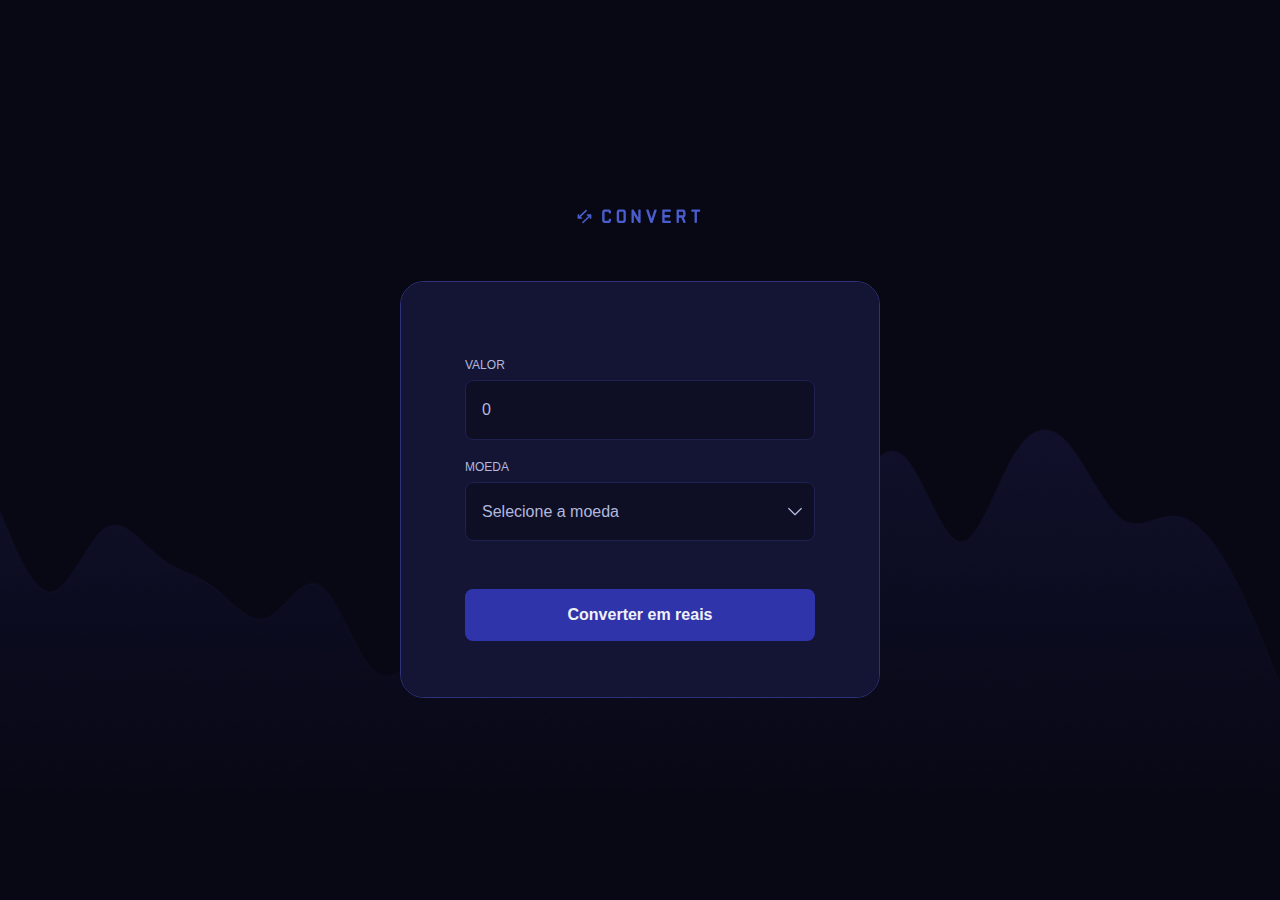
<file: Full-Stack(RocketSeat)/Javascript-Convert/index.html>
<!DOCTYPE html>
<html lang="en">
  <head>
    <meta charset="UTF-8" />
    <meta name="viewport" content="width=device-width, initial-scale=1.0" />

    <link rel="preconnect" href="https://fonts.googleapis.com" />
    <link rel="preconnect" href="https://fonts.gstatic.com" crossorigin />

    <link
      href="https://fonts.googleapis.com/css2?family=IBM+Plex+Mono&family=Roboto:wght@400;500;700&display=swap"
      rel="stylesheet"
    />

    <link rel="stylesheet" href="styles.css" />

    <title>Convert</title>
  </head>
  <body>
    <img src="./img/logo.svg" alt="Convert logo" />

    <main>
      <form>
        <label for="amount">valor</label>
        <input type="text" name="amount" id="amount" placeholder="0" required />

        <label for="currency">moeda</label>
        <select name="currency" id="currency" required>
          <option value="" disabled selected hidden>Selecione a moeda</option>
          <option value="USD">Dólar Americano</option>
          <option value="EUR">Euro</option>
          <option value="GBP">Libra Esterlina</option>
        </select>

        <button type="submit">Converter em reais</button>
      </form>

      <footer>
        <span id="description">US$ 1 = R$ 4,86</span>
        <h1 id="result">486,00 Reais</h1>
      </footer>
    </main>

    <script src="script.js"></script>

  </body>
</html>
</file>
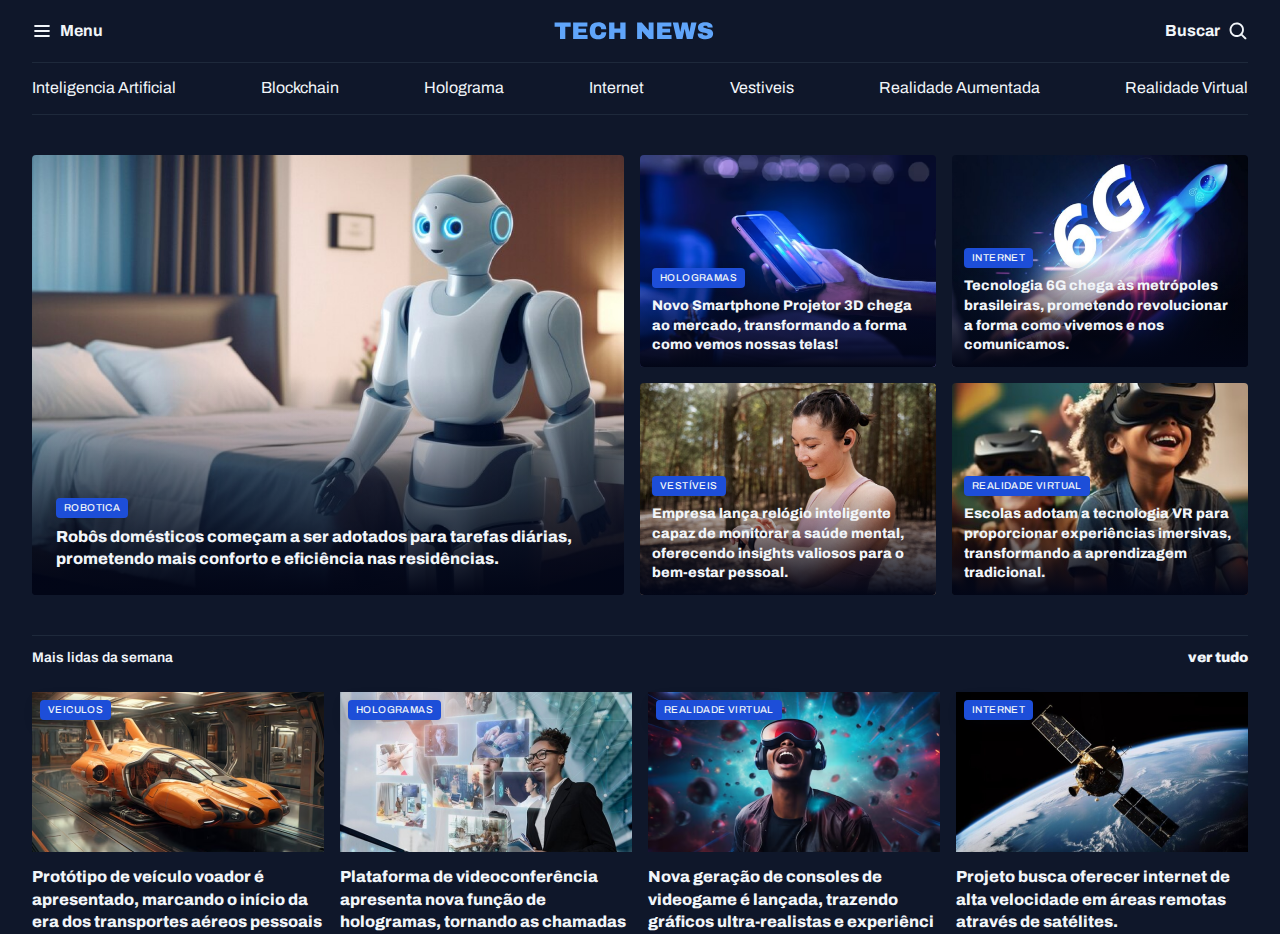
<file: Full-Stack(RocketSeat)/portal_noticias/index.html>
<!DOCTYPE html>
<html lang="en">

<head>
    <meta charset="UTF-8">
    <meta name="viewport" content="width=device-width, initial-scale=1.0">
    <link rel="preconnect" href="https://fonts.googleapis.com">
    <link rel="preconnect" href="https://fonts.gstatic.com" crossorigin>

    <title>Document</title>
    <link rel="stylesheet" href="styles/index.css">
    <link href="https://fonts.googleapis.com/css2?family=Archivo:ital,wght@0,100..900;1,100..900&display=swap"
        rel="stylesheet">
</head>

<body>
    <header class="container">
        <nav id="primary" class="grid grid-flow-col">
            <div>
                <img src="assets/icons/List.svg" alt="icone menu">
                <strong>Menu</strong>
            </div>
            <div>
                <img src="assets/icons/Tech News.svg" alt="LogoMarca">
            </div>
            <div>
                <strong>Buscar</strong>
                <img src="assets/icons/MagnifyingGlass.svg" alt="Lupa">
            </div>

        </nav>

        <nav id="secondary" class="grid grid-flow-col">
            <a href="#">Inteligencia Artificial</a>
            <a href="#">Blockchain</a>
            <a href="#">Holograma</a>
            <a href="#">Internet</a>
            <a href="#">Vestiveis</a>
            <a href="#">Realidade Aumentada</a>
            <a href="#">Realidade Virtual</a>
        </nav>
    </header>

    <main class="grid container">
        <section id="featured" class="grid grid-flow-col gap-16">
            <figure class="card">
                <img src="assets/img/Image 01.png" alt="...">

                <figcaption>
                    <span class="content-tag">robotica</span>
                    <h2 class="text-xl">Robôs domésticos começam a ser adotados para tarefas diárias, prometendo mais
                        conforto e eficiência nas residências.</h2>
                </figcaption>
            </figure>

            <div class="grid grid-cols-2 gap-16">
                <figure class="card">
                    <img src="assets/img/Image 02.png" alt="...">
                    <figcaption>
                        <span class="content-tag">Hologramas</span>
                        <h2 class="text-lg">Novo Smartphone Projetor 3D chega ao mercado, transformando a forma como
                            vemos nossas telas!</h2>
                    </figcaption>
                </figure>
                <figure class="card">
                    <img src="assets/img/Image 03.png" alt="...">

                    <figcaption>
                        <span class="content-tag">Internet</span>
                        <h2 class="text-lg">Tecnologia 6G chega às metrópoles brasileiras, prometendo revolucionar a
                            forma como vivemos e nos comunicamos.</h2>
                    </figcaption>
                </figure>
                <figure class="card">
                    <img src="assets/img/Image 04.png" alt="...">

                    <figcaption>
                        <span class="content-tag">Vestíveis</span>
                        <h2 class="text-lg">Empresa lança relógio inteligente capaz de monitorar a saúde mental,
                            oferecendo insights valiosos para o bem-estar pessoal.
                        </h2>
                    </figcaption>
                </figure>
                <figure class="card">
                    <img src="assets/img/Image 05.png" alt="...">

                    <figcaption>
                        <span class="content-tag">Realidade Virtual</span>
                        <h2 class="text-lg">Escolas adotam a tecnologia VR para proporcionar experiências imersivas,
                            transformando a aprendizagem tradicional.</h2>
                    </figcaption>
                </figure>
            </div>
        </section>
    </main>

    <section id="weekly" class="container">
        <header class="grid grid-flow-col">
            <h3>Mais lidas da semana</h3>
            <a href="#">
                <strong>ver tudo</strong>
                <span></span>
            </a>
        </header>

        <div class="grid gap-16">
            <figure>
                <span class="content-tag">veiculos</span>
                <img src="assets/img/Image 06.png" alt="">
                <p>Protótipo de veículo voador é apresentado, marcando o início da era dos transportes aéreos pessoais
                </p>
            </figure>
            <figure>
                <span class="content-tag">Hologramas</span>
                <img src="assets/img/Image 07.png" alt="">
                <p>Plataforma de videoconferência apresenta nova função de hologramas, tornando as chamadas
                </p>
            </figure>
            <figure>
                <span class="content-tag">Realidade virtual</span>
                <img src="assets/img/Image 08.png" alt="">
                <p>Nova geração de consoles de videogame é lançada, trazendo gráficos ultra-realistas e experiênci
                </p>
            </figure>
            <figure>
                <span class="content-tag">Internet</span>
                <img src="assets/img/Image 09.png" alt="">
                <p>Projeto busca oferecer internet de alta velocidade em áreas remotas através de satélites.
                </p>
            </figure>
        </div>

    </section>
</body>

</html>
</file>
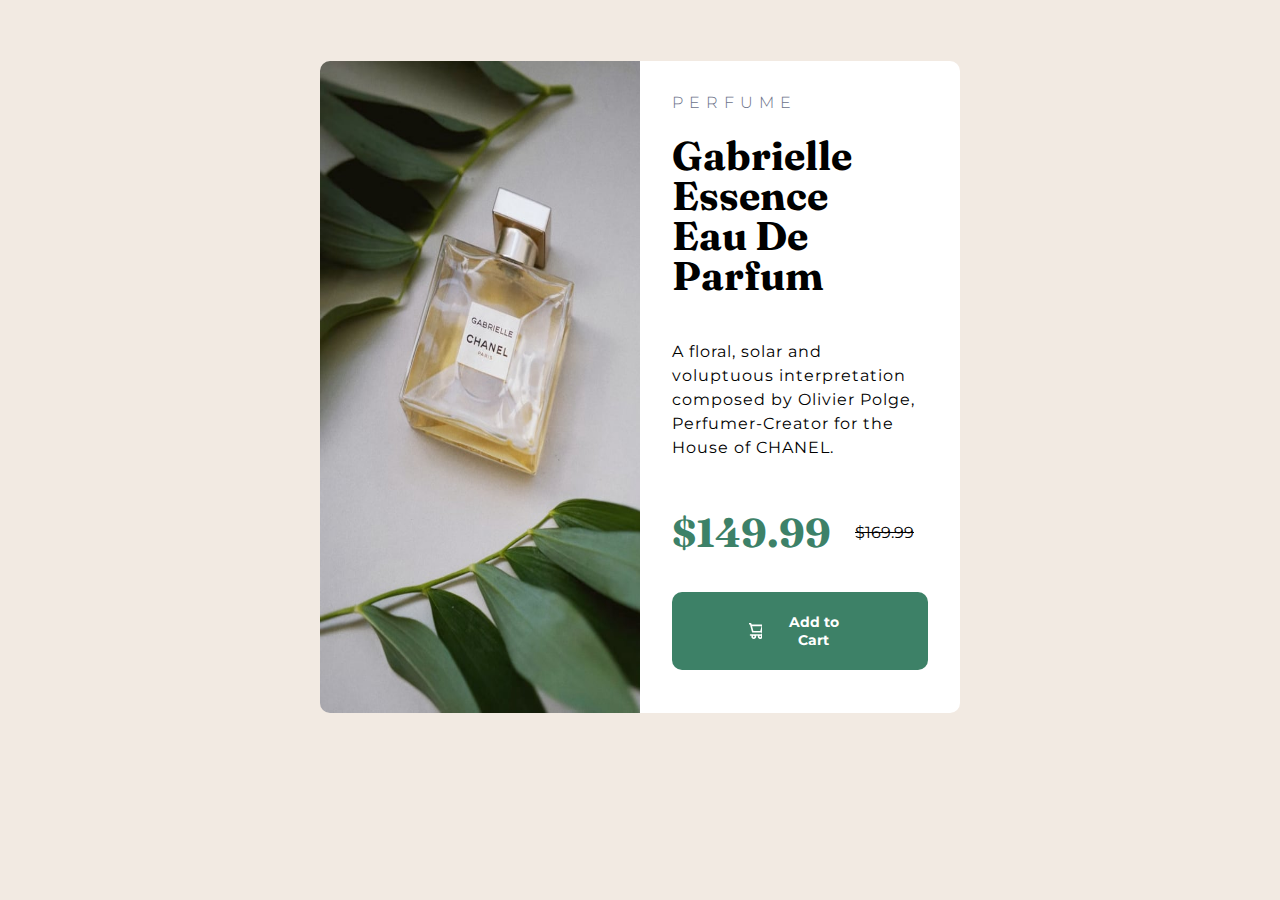
<file: Responsive_design_fundamentals/Challenge_preview_card/index.html>
<!DOCTYPE html>

<head>
  <meta charset="UTF-8">
  <link rel="stylesheet" href="style.css">
  <meta name="viewport" content="width=device-width, initial-scale=1.0">
  <link rel="preconnect" href="https://fonts.googleapis.com">
  <link rel="preconnect" href="https://fonts.gstatic.com" crossorigin>
  <link
    href="https://fonts.googleapis.com/css2?family=Fraunces:ital,opsz,wght@0,9..144,100..900;1,9..144,100..900&family=Montserrat:ital,wght@0,100..900;1,100..900&display=swap"
    rel="stylesheet">


  <title>Product preview card component</title>


</head>

<body>
  <div class="container">
    <div class="intro-content">

      <picture>

        <source media="(min-width: 768px)" srcset="./images/image-product-desktop.jpg">
        <source media="(max-width: 767px)" srcset="./images/image-product-mobile.jpg">
        <img src="./images/image-product-desktop.jpg" alt="Chanel Perfume.">
      </picture>

      <div class="content">
        <h2>Perfume</h2>

        <h1>Gabrielle Essence Eau De Parfum</h1>

        <p class="product-info">A floral, solar and voluptuous interpretation composed by Olivier Polge,
          Perfumer-Creator for the House of CHANEL.</p>

        <div class="price-content">
          <p class="price">$149.99</p>
          <p class="discount-price">$169.99</p>
        </div>

        <div class="button-container">
          <button class="button-cart">
            <svg width="15" height="16" xmlns="http://www.w3.org/2000/svg">
              <path
                d="M14.383 10.388a2.397 2.397 0 0 0-1.518-2.222l1.494-5.593a.8.8 0 0 0-.144-.695.8.8 0 0 0-.631-.28H2.637L2.373.591A.8.8 0 0 0 1.598 0H0v1.598h.983l1.982 7.4a.8.8 0 0 0 .799.59h8.222a.8.8 0 0 1 0 1.599H1.598a.8.8 0 1 0 0 1.598h.943a2.397 2.397 0 1 0 4.507 0h1.885a2.397 2.397 0 1 0 4.331-.376 2.397 2.397 0 0 0 1.12-2.021ZM11.26 7.99H4.395L3.068 3.196h9.477L11.26 7.991Zm-6.465 6.392a.8.8 0 1 1 0-1.598.8.8 0 0 1 0 1.598Zm6.393 0a.8.8 0 1 1 0-1.598.8.8 0 0 1 0 1.598Z"
                fill="#FFF" />
            </svg>Add to Cart</button>
        </div>
      </div>

    </div>
  </div>
</body>

</html>
</file>
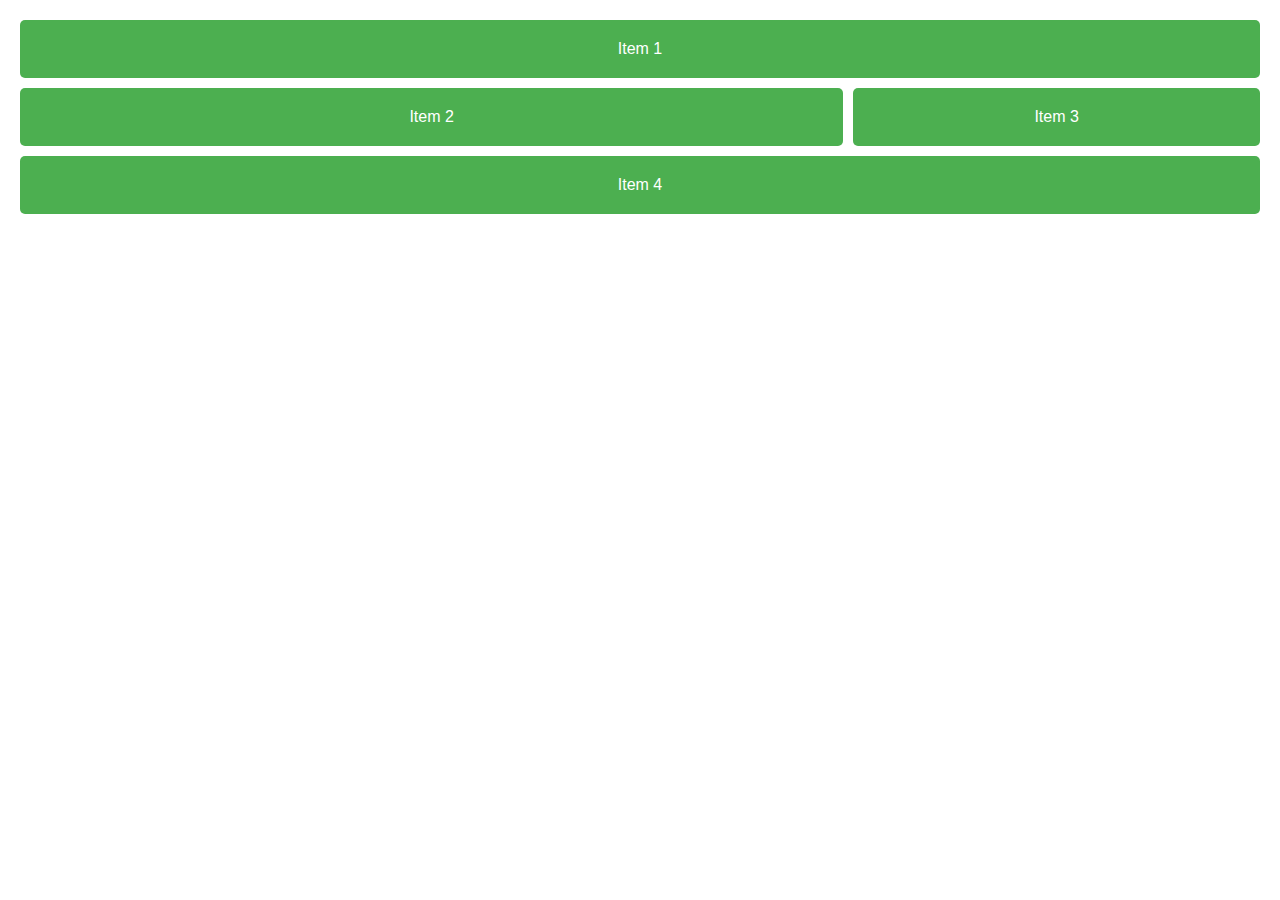
<file: Full-Stack(RocketSeat)/Nivel4/grid_learning/index.html>
<!DOCTYPE html>
<html lang="pt-BR">
<head>
    <meta charset="UTF-8">
    <meta name="viewport" content="width=device-width, initial-scale=1.0">
    <title>Exemplo de Grid</title>
    <style>
        body {
            font-family: Arial, sans-serif;
            margin: 0;
            padding: 0;
        }

        .container {
            display: grid;
            /*<!-- grid-template-columns: 1fr 1fr 1fr; -->
             asdfa 
            grid-template-columns: 1fr 2fr 2fr;*/
            grid-template-columns: repeat(3, 1fr);
            grid-template-rows: repeat(3, 1fr);
            gap: 10px;
            padding: 20px;
        }

        .item {
            background-color: #4CAF50;
            color: white;
            padding: 20px;
            text-align: center;
            border-radius: 5px;
        }

        .container div:nth-child(1){
          grid-column-start:1;
          grid-column-end:4;
        }

        .container div:nth-child(2){
          grid-column-start:1;
          grid-column-end:3;
          /* grid-column: 1/3 */
        }

        .container div:nth-child(4){
          grid-column-start:1;
          grid-column-end:4;
          /* grid-column: 1/3 */
        }

    </style>
</head>
<body>
    <div class="container">
        <div class="item">Item 1</div>
        <div class="item">Item 2</div>
        <div class="item">Item 3</div>
        <div class="item">Item 4</div>
    </div>
</body>
</html>
</file>
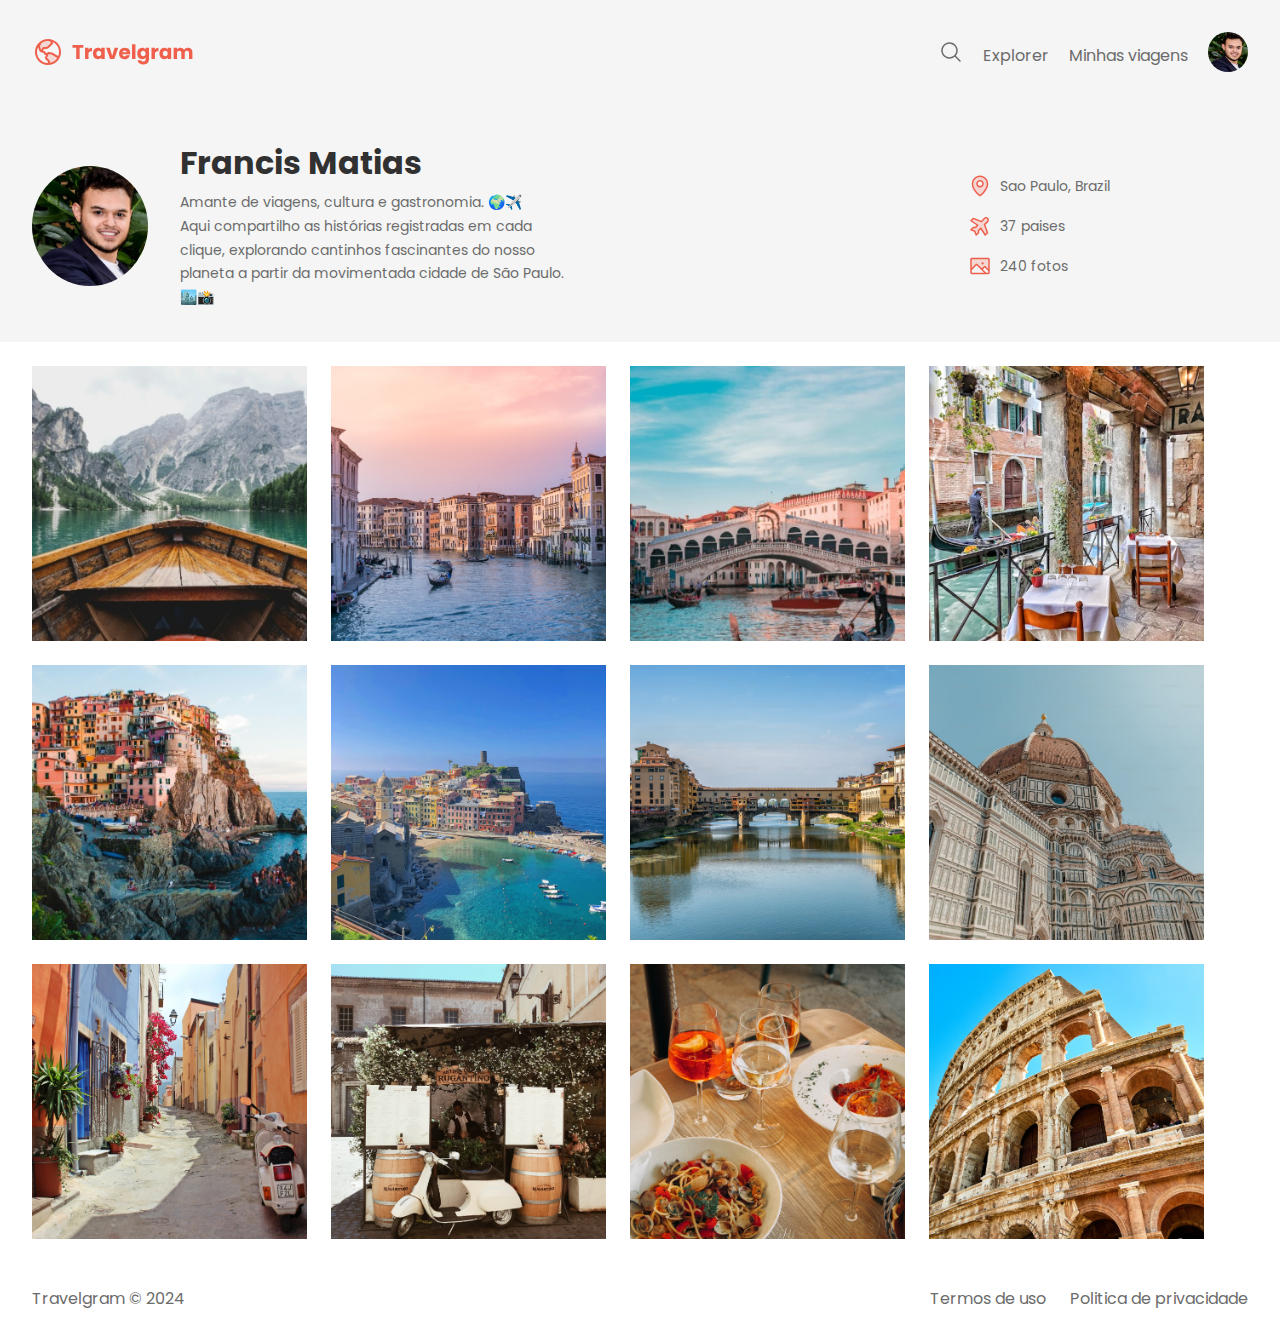
<file: Full-Stack(RocketSeat)/Nivel4/Layout_CSS/index.html>
<!DOCTYPE html>
<html lang="pt-br">

<head>
    <meta charset="UTF-8">
    <meta name="viewport" content="width=device-width, initial-scale=1.0">
    <link rel="preconnect" href="https://fonts.googleapis.com">
    <link rel="preconnect" href="https://fonts.gstatic.com" crossorigin>

    <title>Travel-gram</title>
    <link rel="stylesheet" href="styles/index.css">

    <link href="https://fonts.googleapis.com/css2?family=Poppins:wght@400;700&display=swap" rel="stylesheet">
</head>

<body>
    <div class="bg-surface-color">
        <nav class="container">
            <a href="#" id="logo">
                <img src="assets/icons/Logo.svg" alt="Logomarca">
            </a>

            <ul id="primary-menu">
                <li><a href="#">
                        <img src="assets/icons/MagnifyingGlass.svg" alt="icone de lupa">
                    </a></li>
                <li><a href="#">Explorer</a></li>
                <li><a href="#">Minhas viagens</a></li>
                <li><a href="#">
                        <img src="assets/img/Image 13.png" alt="imagem do profile">
                    </a></li>
                <!-- li*4>a  shortcut -->
            </ul>

        </nav>


        <header>
            <div class="container">
                <div id="profile">
                    <img src="assets/img/Image 13.png" alt="Imagem do profile">
                    <div>
                        <h1>Francis Matias</h1>
                        <p>Amante de viagens, cultura e gastronomia. 🌍✈️<br>
                            Aqui compartilho as histórias registradas em cada clique, explorando cantinhos fascinantes
                            do
                            nosso
                            planeta a partir da movimentada cidade de São Paulo. 🏙️📸</p>
                    </div>
                </div>


                <ul id="info">
                    <li><img src="assets/icons/MapPin.svg" alt="Icone de mapa">
                        <span>Sao Paulo, Brazil</span>
                    </li>
                    <li><img src="assets/icons/AirplaneTilt.svg" alt="Icone de aviao">
                        <span>37 paises</span>
                    </li>
                    <li><img src="assets/icons/Image.svg" alt="Icode de imagem">
                        <span>240 fotos</span>
                    </li>
                </ul>
            </div>
        </header>
    </div>
    <main class="container">
        <img src="assets/img/Image 01.png" alt="...">
        <img src="assets/img/Image 02.png" alt="...">
        <img src="assets/img/Image 03.png" alt="...">
        <img src="assets/img/Image 04.png" alt="...">
        <img src="assets/img/Image 05.png" alt="...">
        <img src="assets/img/Image 06.png" alt="...">
        <img src="assets/img/Image 07.png" alt="...">
        <img src="assets/img/Image 08.png" alt="...">
        <img src="assets/img/Image 09.png" alt="...">
        <img src="assets/img/Image 10.png" alt="...">
        <img src="assets/img/Image 11.png" alt="...">
        <img src="assets/img/Image 12.png" alt="...">
        
    </main>

    <footer class="container">
        <span>
            Travelgram &copy; 2024
        </span>
        <span>
            Termos de uso
        </span>
        <span>
            Politica de privacidade
        </span>
    </footer>
</body>

</html>
</file>
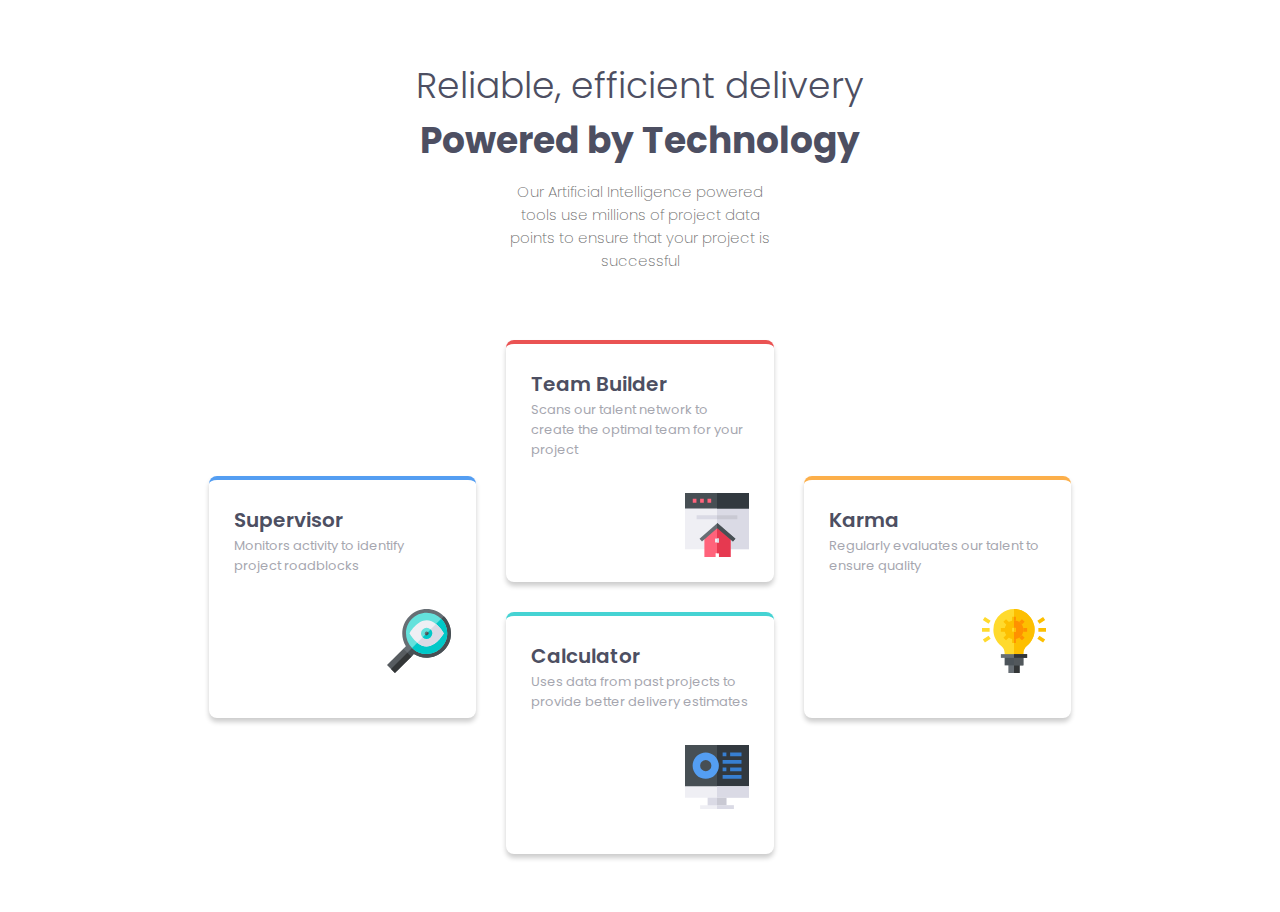
<file: Responsive_design_fundamentals/Challenge_four_cards/four-card-feature-section-master/index.html>
<!DOCTYPE html>

<head>
  <meta charset="UTF-8">
  <meta name="viewport" content="width=device-width, initial-scale=1.0">
  <link rel="stylesheet" href="style.css">
  <link rel="preconnect" href="https://fonts.googleapis.com">
  <link rel="preconnect" href="https://fonts.gstatic.com" crossorigin>
  <link
    href="https://fonts.googleapis.com/css2?family=Poppins:ital,wght@0,100;0,200;0,300;0,400;0,500;0,600;0,700;0,800;0,900;1,100;1,200;1,300;1,400;1,500;1,600;1,700;1,800;1,900&display=swap"
    rel="stylesheet">
  <title>Four card feature section</title>

</head>

<body>

  <div class="container">


    <h2>Reliable, efficient delivery</h2>
    <h2>Powered by Technology</h2>

    <p class="add-info">Our Artificial Intelligence powered tools use millions of project data points to ensure that your project is
      successful</p>

    <div role="section" class="section">
      <div class="cards">
        <div class="card-1">
          <h1 class="card-title">Supervisor</h1>
          <p class="card-info">Monitors activity to identify project roadblocks</p>
          <svg class="svg-position" xmlns="http://www.w3.org/2000/svg" width="64" height="64">
            <g fill="none">
              <path fill="#676E74"
                d="M56.842 7.158c-9.526-9.563-24.902-9.525-34.428 0-8.025 8.026-9.45 20.44-3.525 30.003l-2.513 2.55-1.356 6.144 4.214 4.214 5.093-2.408 2.512-2.55a24.254 24.254 0 0030.003-3.525c9.563-9.526 9.525-24.902 0-34.428z" />
              <path fill="#474F54"
                d="M24.327 47.661l2.512-2.55a24.254 24.254 0 0030.003-3.525c9.563-9.526 9.525-24.902 0-34.428l-40.26 40.26 2.652 2.651 5.093-2.408z" />
              <path fill="#64E1DC"
                d="M54.213 9.787a20.56 20.56 0 00-14.585-6.041C28.236 3.746 19 12.98 19 24.372a20.564 20.564 0 006.041 14.586 20.564 20.564 0 0014.586 6.04c11.392 0 20.626-9.234 20.626-20.626a20.56 20.56 0 00-6.041-14.585z" />
              <path fill="#00C8C8"
                d="M60.254 24.372a20.56 20.56 0 00-6.041-14.585l-29.17 29.17A20.564 20.564 0 0039.627 45c11.392 0 20.626-9.235 20.626-20.627z" />
              <path fill="#EFEFF4"
                d="M56.239 23.41c-.184-.307-2.98-4.914-7.281-8.368-2.63-2.113-5.822-3.796-9.33-3.796-9.242 0-16.314 11.669-16.61 12.165l-.576.961.575.961c.184.309 2.98 4.916 7.28 8.37 2.631 2.112 5.823 3.795 9.33 3.795 9.243 0 16.315-11.668 16.612-12.165l.574-.96-.574-.962z" />
              <path fill="#DADAE5"
                d="M56.239 25.333l.574-.96-.574-.962c-.184-.308-2.98-4.915-7.281-8.369l-18.66 18.66c2.63 2.113 5.822 3.796 9.33 3.796 9.242 0 16.314-11.668 16.61-12.165z" />
              <path fill="#64E1DC"
                d="M43.604 20.396a5.607 5.607 0 00-3.976-1.65 5.632 5.632 0 00-5.626 5.626c0 1.551.631 2.958 1.65 3.976a5.609 5.609 0 003.976 1.65 5.632 5.632 0 005.625-5.626c0-1.55-.63-2.957-1.649-3.976z" />
              <path fill="#00C8C8"
                d="M45.253 24.372c0-1.55-.63-2.957-1.649-3.976l-7.952 7.952a5.608 5.608 0 003.976 1.65 5.632 5.632 0 005.625-5.626z" />
              <path fill="#676E74" d="M40.954 23.046a1.876 1.876 0 10-1.326 3.2 1.876 1.876 0 001.326-3.2z" />
              <path fill="#474F54"
                d="M41.503 24.372c0-.517-.21-.986-.55-1.326l-2.65 2.652a1.876 1.876 0 003.2-1.326z" />
              <path fill="#575C60" d="M20.333 43.667l-3.957-3.957L0 56.049l3.975 3.976L7.951 64l16.376-16.339z" />
              <path fill="#333637" d="M24.327 47.661l-3.994-3.994L3.975 60.025 7.951 64z" />
            </g>
          </svg>
        </div>
        <div class="card-2">
          <h1 class="card-title">Team Builder</h1>
          <p class="card-info">Scans our talent network to create the optimal team for your project</p>
          <svg class="svg-position" xmlns="http://www.w3.org/2000/svg" width="64" height="64">
            <g fill="none">
              <path fill="#EFEFF4" d="M64 14.454v41.788H0V14.454l3.75-3.787h56.5z" />
              <path fill="#DADAE5" d="M64 14.454v41.788H32V10.667h28.25z" />
              <path fill="#474F54" d="M0 0h64v15.515H0z" />
              <path fill="#32393F" d="M32 0h32v15.515H32z" />
              <g fill="#FF637B">
                <path
                  d="M7.758 5.818h3.685v3.879H7.758zM15.128 5.818h3.685v3.879h-3.685zM22.497 5.818h3.685v3.879h-3.685z" />
              </g>
              <path fill="#FF637B" d="M45.576 42.245V64H34.355v-3.71h-3.74V64H19.394V42.245l11.37-9.275h3.105z" />
              <path fill="#DADAE5" d="M11.636 22.303h41.697v3.879H11.636z" />
              <path fill="#C9C9D3" d="M32 22.303h20.364v3.879H32z" />
              <path fill="#E63950" d="M45.576 42.245V64H33.939v-3.71H32V32.97h1.435z" />
              <path fill="#EFEFF4" d="M30.061 45.576h3.878v3.879h-3.878z" />
              <path fill="#DADAE5" d="M32 45.576h1.939v3.879H32z" />
              <path fill="#676E74"
                d="M50.424 45.779l-2.452 2.706-15.487-13.526-15.488 13.526-2.452-2.706 17.94-15.718z" />
              <path fill="#474F54" d="M32 30.061l18.424 15.718-2.518 2.706L32 34.959z" />
            </g>
          </svg>
        </div>
        <div class="card-3">
          <h1 class="card-title">Karma</h1>
          <p class="card-info">Regularly evaluates our talent to ensure quality</p>
          <svg class="svg-position" xmlns="http://www.w3.org/2000/svg" width="64" height="64">
            <g fill="none">
              <path fill="#676E74" d="M26.375 52.625h11.25V64h-11.25z" />
              <path fill="#333637" d="M32 52.625h5.625V64H32z" />
              <path fill="#4C545A" d="M22.625 47h18.75v9.375h-18.75z" />
              <path fill="#52585C" d="M32 47h9.375v9.375H32z" />
              <path fill="#FFDA2D"
                d="M45.012 36.725c-2.325 1.913-3.637 4.612-3.637 7.425V47h-18.75v-2.85c0-2.85-1.238-5.512-3.3-7.125-5.062-3.938-7.95-9.862-7.95-16.275a20.585 20.585 0 017.613-16.013C22.7 1.737 27.238 0 32 0c1.462 0 2.962.15 4.425.45 8.1 1.688 14.475 8.45 15.9 16.663 1.275 7.5-1.425 14.85-7.313 19.612z" />
              <path fill="#FDBF00"
                d="M45.012 36.725c-2.325 1.913-3.637 4.612-3.637 7.425V47H32V0c1.462 0 2.962.15 4.425.45 8.1 1.688 14.475 8.45 15.9 16.663 1.275 7.5-1.425 14.85-7.313 19.612z" />
              <path fill="#676E74" d="M18.875 45.125h26.25v3.75h-26.25z" />
              <path fill="#FF9100" d="M39.956 10.143l2.651 2.651-3.979 3.978-2.651-2.651z" />
              <path fill="#FDBF00"
                d="M25.372 24.727l2.651 2.651-3.979 3.979-2.651-2.651zM30.125 28.25h3.75v5.625h-3.75z" />
              <path fill="#FF9100"
                d="M38.628 24.727l3.979 3.979-2.651 2.651-3.979-3.979zM39.5 18.875h5.625v3.75H39.5z" />
              <path fill="#FDBF00"
                d="M24.044 10.143l3.979 3.979-2.651 2.65-3.979-3.978zM18.875 18.875H24.5v3.75h-5.625zM30.125 7.625h3.75v5.625h-3.75z" />
              <g fill="#FFDA2D">
                <path
                  d="M0 18.875h7.625v3.75H0zM6.585 14.81l-5.75-3.75 2.08-3.12 5.75 3.75zM2.915 33.56l-2.08-3.12 5.75-3.75 2.08 3.12z" />
              </g>
              <path fill="#FDBF00"
                d="M56.375 18.875H64v3.75h-7.625zM61.085 33.56l-5.75-3.75 2.08-3.12 5.75 3.75zM57.415 14.81l-2.08-3.12 5.75-3.75 2.08 3.12z" />
              <path fill="#FF9100" d="M32 7.625h1.875v5.625H32zM32 28.25h1.875v5.625H32z" />
              <path fill="#333637" d="M32 45.125h13.125v3.75H32z" />
              <path fill="#FDBF00"
                d="M32 11.375c-5.175 0-9.375 4.2-9.375 9.375s4.2 9.375 9.375 9.375 9.375-4.2 9.375-9.375-4.2-9.375-9.375-9.375z" />
              <path fill="#FF9100" d="M32 30.125v-18.75c5.175 0 9.375 4.2 9.375 9.375s-4.2 9.375-9.375 9.375z" />
              <path fill="#FFDA2D" d="M30.125 18.875h3.75v3.75h-3.75z" />
              <path fill="#FDBF00" d="M32 18.875h1.875v3.75H32z" />
            </g>
          </svg>
        </div>
        <div class="card-4">
          <h1 class="card-title">Calculator</h1>
          <p class="card-info">Uses data from past projects to provide better delivery estimates</p>
          <svg class="svg-position" xmlns="http://www.w3.org/2000/svg" width="64" height="64">
            <g fill="none">
              <path fill="#474F54" d="M64 0v41.25l-3.75 3.875H3.75L0 41.25V0z" />
              <path fill="#32393F" d="M64 0v41.25l-3.75 3.875H32V0z" />
              <path fill="#DADAE5" d="M22.625 50.875h18.75v11.25h-18.75z" />
              <path fill="#C9C9D3" d="M32 50.875h9.375v11.25H32z" />
              <path fill="#EFEFF4" d="M0 41.25h64v11.5H0z" />
              <path fill="#DADAE5" d="M32 41.25h32v11.5H32z" />
              <path fill="#EFEFF4" d="M15.125 60.25h33.75V64h-33.75z" />
              <path fill="#DADAE5" d="M32 60.25h16.875V64H32z" />
              <path fill="#549EF2"
                d="M20.75 7.5c-7.236 0-13.125 5.889-13.125 13.125S13.514 33.75 20.75 33.75s13.125-5.889 13.125-13.125S27.986 7.5 20.75 7.5zm0 18.75a5.631 5.631 0 01-5.625-5.625A5.631 5.631 0 0120.75 15a5.631 5.631 0 015.625 5.625 5.631 5.631 0 01-5.625 5.625z" />
              <g fill="#377FD2">
                <path
                  d="M45.125 7.5H56.5v3.75H45.125zM37.625 7.5h3.75v3.75h-3.75zM45.125 22.5H56.5v3.75H45.125zM37.625 22.5h3.75v3.75h-3.75zM37.625 15H56.5v3.75H37.625zM37.625 30H56.5v3.75H37.625z" />
              </g>
            </g>
          </svg>
        </div>
      </div>
    </div>
  </div>

</body>

</html>
</file>
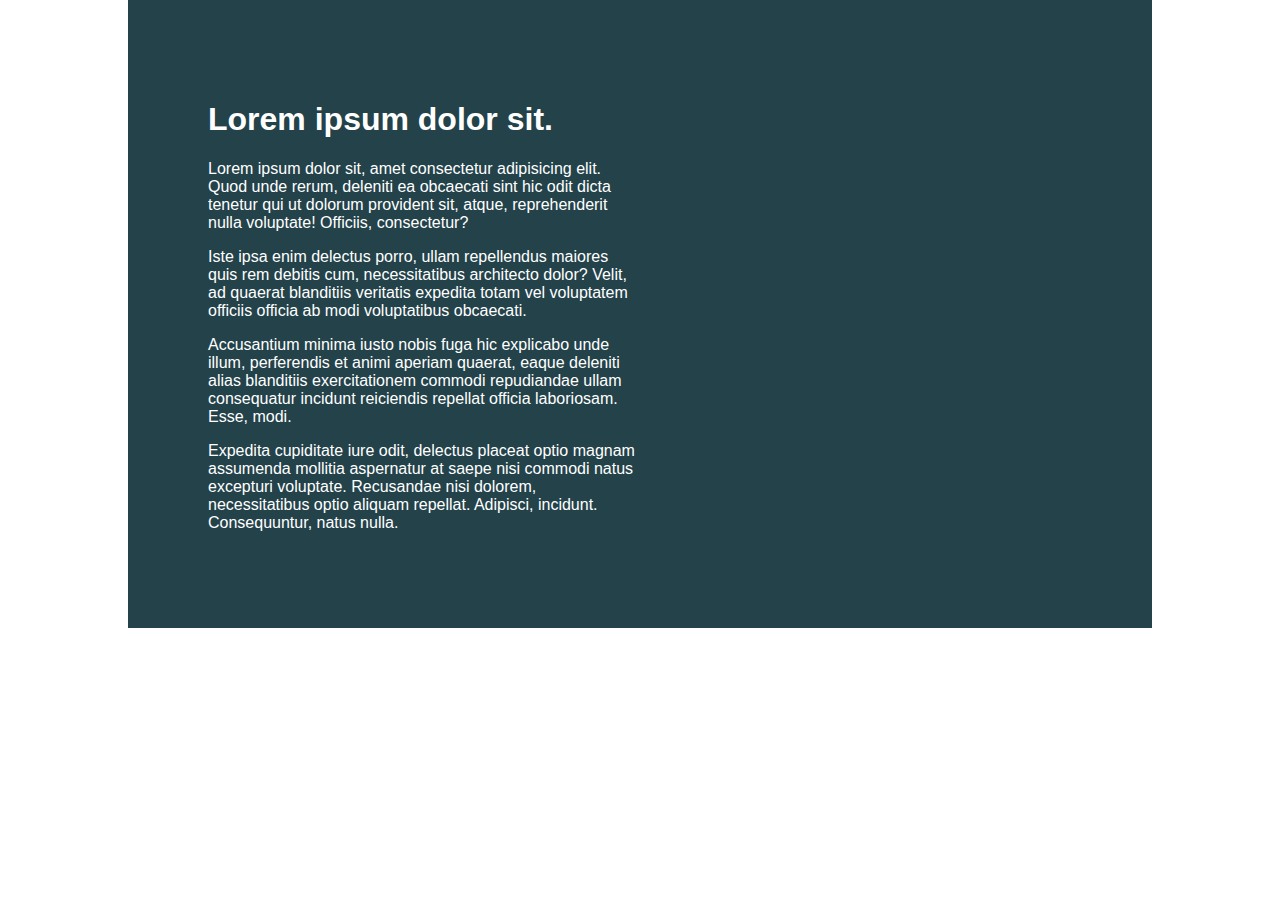
<file: Responsive_design_fundamentals/day1/Challenge_day01/index.html>
<!DOCTYPE html>
<html lang="en">

<head>
    <meta charset="UTF-8">
    <meta name="viewport" content="width=device-width, initial-scale=1.0">
    <title>Day 01</title>

    <link rel="stylesheet" href="style.css">
</head>

<body>
    <div class="container">
        <div class="intro-content">
            <h1>Lorem ipsum dolor sit.</h1>
            <p>Lorem ipsum dolor sit, amet consectetur adipisicing elit. Quod unde rerum, deleniti ea obcaecati sint hic
                odit dicta tenetur qui ut dolorum provident sit, atque, reprehenderit nulla voluptate! Officiis,
                consectetur?</p>
            <p>Iste ipsa enim delectus porro, ullam repellendus maiores quis rem debitis cum, necessitatibus architecto
                dolor? Velit, ad quaerat blanditiis veritatis expedita totam vel voluptatem officiis officia ab modi
                voluptatibus obcaecati.</p>
            <p>Accusantium minima iusto nobis fuga hic explicabo unde illum, perferendis et animi aperiam quaerat, eaque
                deleniti alias blanditiis exercitationem commodi repudiandae ullam consequatur incidunt reiciendis
                repellat officia laboriosam. Esse, modi.</p>
            <p>Expedita cupiditate iure odit, delectus placeat optio magnam assumenda mollitia aspernatur at saepe nisi
                commodi natus excepturi voluptate. Recusandae nisi dolorem, necessitatibus optio aliquam repellat.
                Adipisci, incidunt. Consequuntur, natus nulla.</p>
        </div>
    </div>
</body>

</html>
</file>
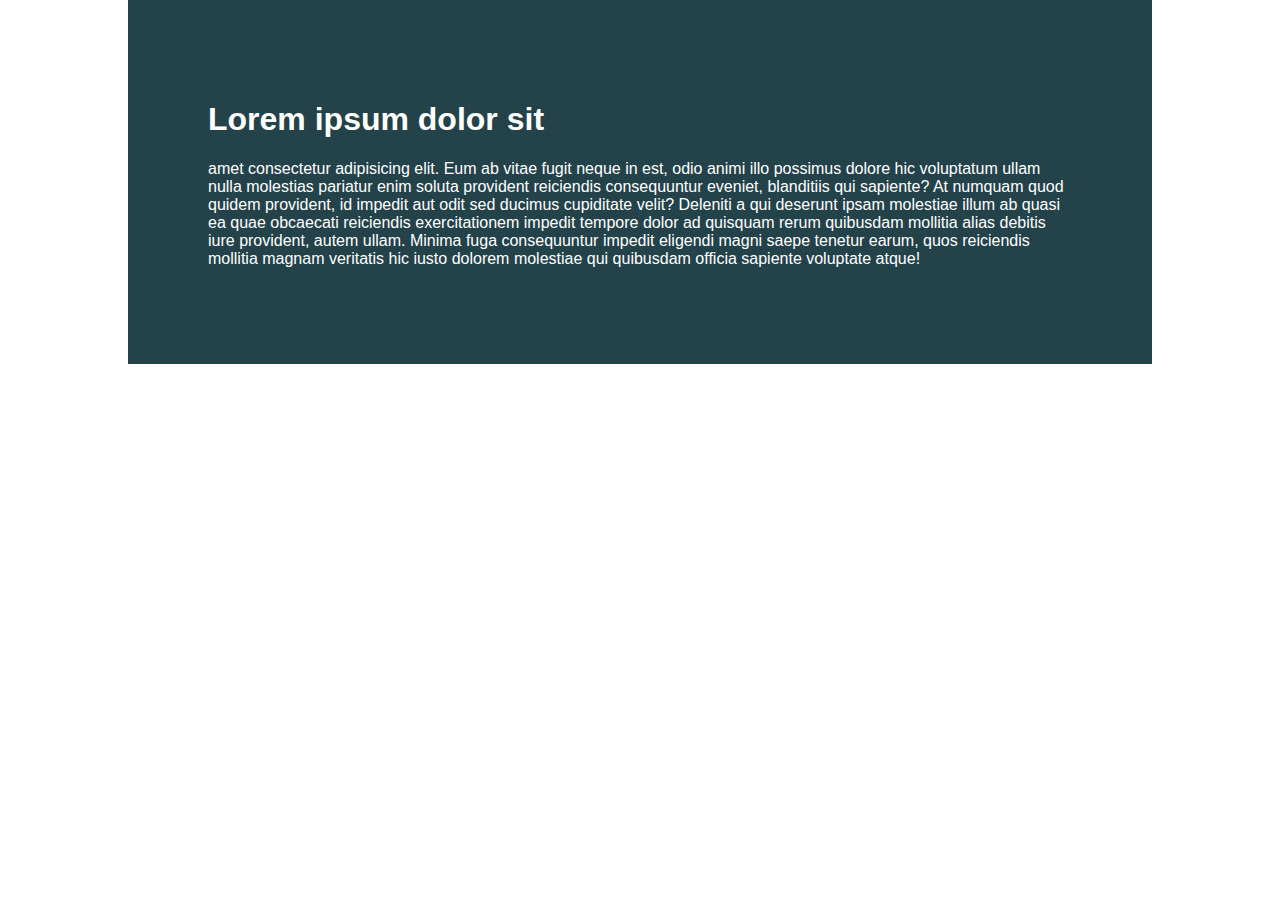
<file: Responsive_design_fundamentals/day1/example2/index.html>
<!DOCTYPE html>
<html lang="en">

<head>
    <meta charset="UTF-8">
    <link rel="stylesheet" href="style.css">
    <meta name="viewport" content="width=device-width, initial-scale=1.0">
    <title>Day01</title>
</head>

<body>
    <div class="container">
        <h1>Lorem ipsum dolor sit</h1>
        <p>amet consectetur adipisicing elit. Eum ab vitae fugit neque in est, odio animi illo possimus dolore hic
            voluptatum ullam nulla molestias pariatur enim soluta provident reiciendis consequuntur eveniet, blanditiis
            qui sapiente? At numquam quod quidem provident, id impedit aut odit sed ducimus cupiditate velit? Deleniti a
            qui deserunt ipsam molestiae illum ab quasi ea quae obcaecati reiciendis exercitationem impedit tempore
            dolor ad quisquam rerum quibusdam mollitia alias debitis iure provident, autem ullam. Minima fuga
            consequuntur impedit eligendi magni saepe tenetur earum, quos reiciendis mollitia magnam veritatis hic iusto
            dolorem molestiae qui quibusdam officia sapiente voluptate atque!
        </p>
    </div>
</body>

</html>
</file>
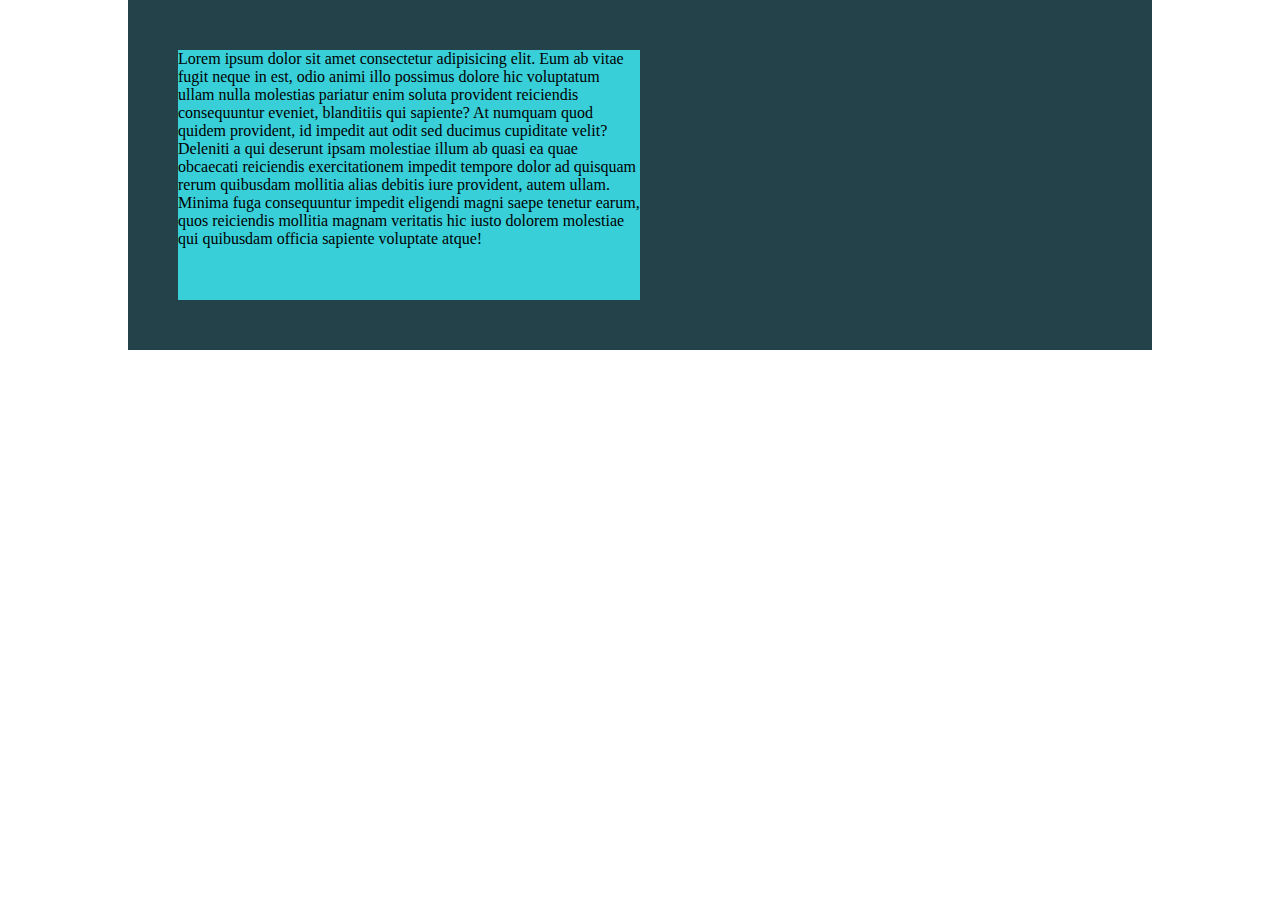
<file: Responsive_design_fundamentals/day1/exaxmple_using_Width/index.html>
<!DOCTYPE html>
<html lang="en">
<head>
    <meta charset="UTF-8">
    <link rel="stylesheet" href="style.css">
    <meta name="viewport" content="width=device-width, initial-scale=1.0">
    <title>Day01</title>
</head>
<body>
    <div class="parent">
        <div class="child">
            Lorem ipsum dolor sit amet consectetur adipisicing elit. Eum ab vitae fugit neque in est, odio animi illo possimus dolore hic voluptatum ullam nulla molestias pariatur enim soluta provident reiciendis consequuntur eveniet, blanditiis qui sapiente? At numquam quod quidem provident, id impedit aut odit sed ducimus cupiditate velit? Deleniti a qui deserunt ipsam molestiae illum ab quasi ea quae obcaecati reiciendis exercitationem impedit tempore dolor ad quisquam rerum quibusdam mollitia alias debitis iure provident, autem ullam. Minima fuga consequuntur impedit eligendi magni saepe tenetur earum, quos reiciendis mollitia magnam veritatis hic iusto dolorem molestiae qui quibusdam officia sapiente voluptate atque!
        </div>
    </div>
</body>
</html>
</file>
<file: Full-Stack(RocketSeat)/Javascript-Convert/styles.css>
* {
  margin: 0;
  padding: 0;
  box-sizing: border-box;
}

:root {
  font-family: "Inter", sans-serif;
  font-size: 16px;
}

::-webkit-scrollbar {
  width: 8px;
}

::-webkit-scrollbar-track {
  background-color: #1f2151;
}

::-webkit-scrollbar-thumb {
  background-color: #2f3279;
}

body {
  width: 100%;
  height: 100vh;

  background-image: url("./img/bg.png");
  background-size: contain;

  display: flex;
  align-items: center;
  justify-content: center;
  flex-direction: column;

  gap: 3.12rem;

  color: #f1f2f6;
}

main {
  width: 480px;
  border-radius: 1.5rem;

  border: 1px solid #2f3279;
  overflow-y: hidden;
}

form {
  background-color: #141534;

  display: flex;
  flex-direction: column;

  padding: 3.5rem 4rem;
}

label {
  font-size: 0.75rem;
  color: #b2b8de;
  text-transform: uppercase;
  margin-bottom: 0.5rem;
  margin-top: 1.25rem;
}

input,
select {
  outline: 0;

  color: #f1f2f6;
  border: 1px solid #1f2151;
  border-radius: 0.5rem;

  background-color: #0e0f25;
  padding: 1.25rem 1rem;

  font-family: "Inter", sans-serif;
  font-size: 1rem;
}

select {
  -moz-appearance: none;
  -webkit-appearance: none;
  appearance: none;

  background: url("./img/chevron-down.svg") no-repeat;
  background-position: calc(100% - 0.75rem) center !important;
  background-color: #0e0f25;

  cursor: pointer;
  font-size: 1rem;
}

input::placeholder,
select:invalid,
option {
  color: #b2b8de;
}

input:focus,
select:focus {
  border: 1px solid #4a5dcd;
}

button {
  height: 3.25rem;

  background-color: #2f34ab;

  border: none;
  border-radius: 0.5rem;

  color: #f1f2f6;

  font-family: "Inter", sans-serif;
  font-size: 1rem;
  font-weight: 600;
  cursor: pointer;
  transition: background-color 0.2s;

  margin-top: 3rem;
  outline: 0;
}

button:hover {
  background-color: #4a5dcd;
}

button:focus {
  outline: 1.5px solid #4a5dcd;
}

footer {
  background-color: #1f2151;
  padding: 2.5rem;
  max-height: 196px;

  text-align: center;
  display: none;

  overflow-y: scroll;
}

.show-result {
  display: block;
}

footer span {
  color: #7d8dec;
  font-size: 1rem;
  font-family: "IBM Plex Mono", monospace;
  margin-bottom: 0.5rem;
  line-height: 1.25rem;
}

footer h1 {
  color: #f1f2f6;
  font-weight: 700;
  font-size: 2rem;
  line-height: 3rem;
  word-break: break-all;
}
</file>
<file: Full-Stack(RocketSeat)/portal_noticias/styles/index.css>
@import url(global.css);
@import url(utility.css);
@import url(header.css);
@import url(sections.css);
</file>
<file: Responsive_design_fundamentals/Challenge_preview_card/style.css>
* {
    box-sizing: border-box;
    padding: 0;
    margin: 0;
    /* font-family: "Fraunces", serif; */
    /* font-family: "Montserrat", sans-serif; */
}

body {
    margin: 0;
    font-family: sans-serif;
    background-color: #F2EAE2;
}

/* .container {
    color: white;

    width: 50%;
    margin: 3.8em auto 3.8em;

    padding: 0;

    
    border-radius: 10px;
    overflow: hidden;
} */

.intro-content {
    width: 50%;
    margin: 3.8em auto 3.8em;

    padding: 0;

    border-radius: 10px;
    overflow: hidden;
    display: flex;
    /* changes */
    flex-wrap: wrap;
}

picture {
    width: 50%;
    padding: 0;
    box-sizing: border-box;
    /* changes */
    order: 1;
    /* background-image: url(./images/image-product-desktop.jpg); */
}

img {
    max-inline-size: 100%;
    height: 100%;
}

.content {
    width: 50%;
    padding: 2em;
    background-color: white;
    color: black;
    /* changes */
    order: 2;
}

h2 {
    color: #6C7289;
    font-weight: 300;
    font-size: 16px;
    letter-spacing: 6px;
    text-transform: uppercase;
    font-family: "Montserrat", sans-serif;
    padding-bottom: 1.5em;
}

h1 {
    font-family: "Fraunces", serif;
    padding: 0 1.9em 0.5em 0;
    font-weight: bold;
    line-height: 1;
    font-size: 40px;
}

.product-info {
    font-family: "Montserrat", sans-serif;
    font-weight: 400;
    padding: 1.5em 0.6em 1.5em 0;
    letter-spacing: 1px;
    font-size: 16px;
    line-height: 24px;
    
}

.price-content {
    display: flex;
    flex-direction: row;
    align-items: center;
    padding: 1.5em 0.6em 1.5em 0;
}

.price {
    font-family: "Fraunces", serif;
    font-size: 40px;
    font-weight: 700;
    padding-right: 0.6em;
    color: #3D8168;
}

.discount-price {
    font-family: "Montserrat", sans-serif;
    text-decoration: line-through;
}

.button-container {
    display: flex;
    justify-content: center;
    align-items: center;
}

button {
    margin: 0.8em auto;
    width: 100%;
}

.button-cart {
    font-family: "Montserrat", sans-serif;
    padding: 1.5em 5.5em;
    color: white;
    border: none;
    border-radius: 10px;
    background: #3D8167;
    font-weight: 700;
    font-size: 14px;
    text-align: center;
    cursor: pointer;
    display: flex;
    align-content: center;
    flex-direction: row;
    justify-content: center;
    align-items: center;
}

.button-cart:hover{
    background-color: #1A4032;
}



.button-cart svg {
    margin-right: 1em;
}

/* Media Queries */
@media (min-width: 768px) {
    .intro-content {
        flex-direction: row;
        
    }

    picture,
    .content {
        width: 50%;
    }

  
}

@media (max-width: 767px) {
    .intro-content {
        flex-direction: column;
        width: 90%;
    }

    picture,
    .content {
        width: 100%;
    }

    picture{
    
        height: 100%;
    
    }

    h1 {
        font-size: 30px; /* Reduce size for better fit */
        padding: 0 0em 0.5em 0;
    }
    .product-info {
        padding: 0.8em 0em 0.8em 0;
    }
    img {
        height: 100%;
    }

    .price-content {
        display: flex;
        flex-direction: row;
        align-items: center;
        padding: 1.5em 0.6em 1.5em 0;
    }
}
</file>
<file: Full-Stack(RocketSeat)/Nivel4/Layout_CSS/styles/index.css>
@import url(global.css);
@import url(nav.css);
@import url(header.css);
@import url(main.css);
@import url(footer.css);
</file>
<file: Responsive_design_fundamentals/Challenge_four_cards/four-card-feature-section-master/style.css>
:root {

    /* Color Pallete */
    --color-red: #EA5454;
    --color-cyan: #44D3D2;
    --color-orange: #FCAE4A;
    --color-blue: #549EF2;
    --color-dark: #4D4F62;
    --color-white: #fff;

}

/* 355px - mobile */

* {
    box-sizing: border-box;
    padding: 0;
    margin: 0;
    /* font-family: "Poppins", sans-serif; */
    font-size: 16px;
}

body {
    background-color: var(--color-white);
    font-family: "Poppins", sans-serif;
    margin: 58px 24px;
    text-align: center;
}

/* .container {
    
} */

h2 {
    font-size: 24px;
    color: var(--color-dark);
}

h2:first-child {
    font-weight: 300;
}

h2:nth-child(2) {
    font-weight: bold;
    margin-bottom: 12px;
}

.add-info {
    font-size: 15px;
    font-weight: 200;
    padding: 0 4px 68px 0;
    opacity: 0.6;
}


/* Cards */
.cards {
    display: grid;
    gap: 35px;
}

.card-1,
.card-2,
.card-3,
.card-4 {
    border: none;
    border-radius: 8px;
    box-shadow: 0px 4px 5px rgb(0 0 0 / 0.2);
    display: flex;
    flex-direction: column;
    padding: 25px;
}

.card-1 {
    border-top: hsl(212, 86%, 64%) 4px solid;
}

.card-2 {
    border-top: hsl(0, 78%, 62%) 4px solid;
}

.card-3 {
    border-top: hsl(34, 97%, 64%) 4px solid;
}

.card-4 {
    border-top: hsl(180, 62%, 55%) 4px solid;
}

.svg-position {
    align-self: flex-end;
}

.card-title {
    align-self: flex-start;
    font-size: 20px;
    font-weight: 600;
    color: #4D4F62;
}

.card-info {
    text-align: left;
    color: #4D4F62;
    font-size: 13px;
    padding: 1px 0 33px 0;
    opacity: 0.5;
}


@media (min-width: 356px) {

    .section {
        display: flex;
        justify-content: center;
    }

    .cards {
        width: 70%;
        display: grid;
        grid-template-columns: repeat(3, 1fr);
        grid-template-rows: repeat(4, 1fr);
        gap: 30px;
        grid-template-areas:
            ".     card-1     ."
            "card-2 card-1 card-3"
            "card-2 card-4 card-3"
            ".     card-4     ."
        ;
    }

    .card-1 {
        grid-area: card-2;
    }

    .card-2 {
        grid-area: card-1;
    }

    .card-3 {
        grid-area: card-3;
    }

    .card-4 {
        grid-area: card-4;
    }

    h2 {
        font-size: 36px;
        color: var(--color-dark);
    }
        
    .add-info {
        padding: 0 480px 68px;
        
    }
}

/* 
    width: 80%;
    display: grid;
    grid-template-columns: repeat(3, 1fr);
    grid-template-rows: repeat(4, 1fr);
    gap: 30px;
    grid-template-areas: 
    ".     card1     ."
    "card2 card1 card3"
    "card2 card4 card3"
    ".     card4     ."
    ;
}

.card1 {grid-area: card1;}
.card2 {grid-area: card2;}
.card3 {grid-area: card3;}
.card4 {grid-area: card4;}
*/
</file>
<file: Responsive_design_fundamentals/day1/Challenge_day01/style.css>
/* INSTRUCTIONS
 *
 * 1) Limit the total width of
 *    the .intro-conent to about half
 *    of it's parent
 *
 * 2) Stop the text from overflowing
 *    out the bottom at small screen
 *    widths
 *
 * You may modify the HTML if needed
 *
 */

* {
  box-sizing: border-box;
}

body {
  margin: 0;
  font-family: sans-serif;
}

.container {
  background: #23424a;
  color: white;

  width: 80%;
  margin: 0 auto;

  padding: 5em;
  /* height: 300px; */
}

.intro-content {
  width: 50%;
}
</file>
<file: Responsive_design_fundamentals/day1/example2/style.css>
* {box-sizing: border-box;}

body{
    margin: 0;
    font-family: sans-serif;
}

.container{
    background-color: #23424a;
    color: white;

    width: 80%;
    margin: 0 auto;

    padding: 5em; /*16 * 5 = 80px */
    /* height: 300px; */
}
</file>
<file: Responsive_design_fundamentals/day1/exaxmple_using_Width/style.css>
* {box-sizing: border-box;}

body{
    margin: 0;
}

.parent {
    background-color: #23424a;
    padding: 50px;
    margin: 0 auto;
    width: 80%;
}

.child{
    background-color: #38cfd9;
    height: 250px;
    width: 50%;
}
</file>
